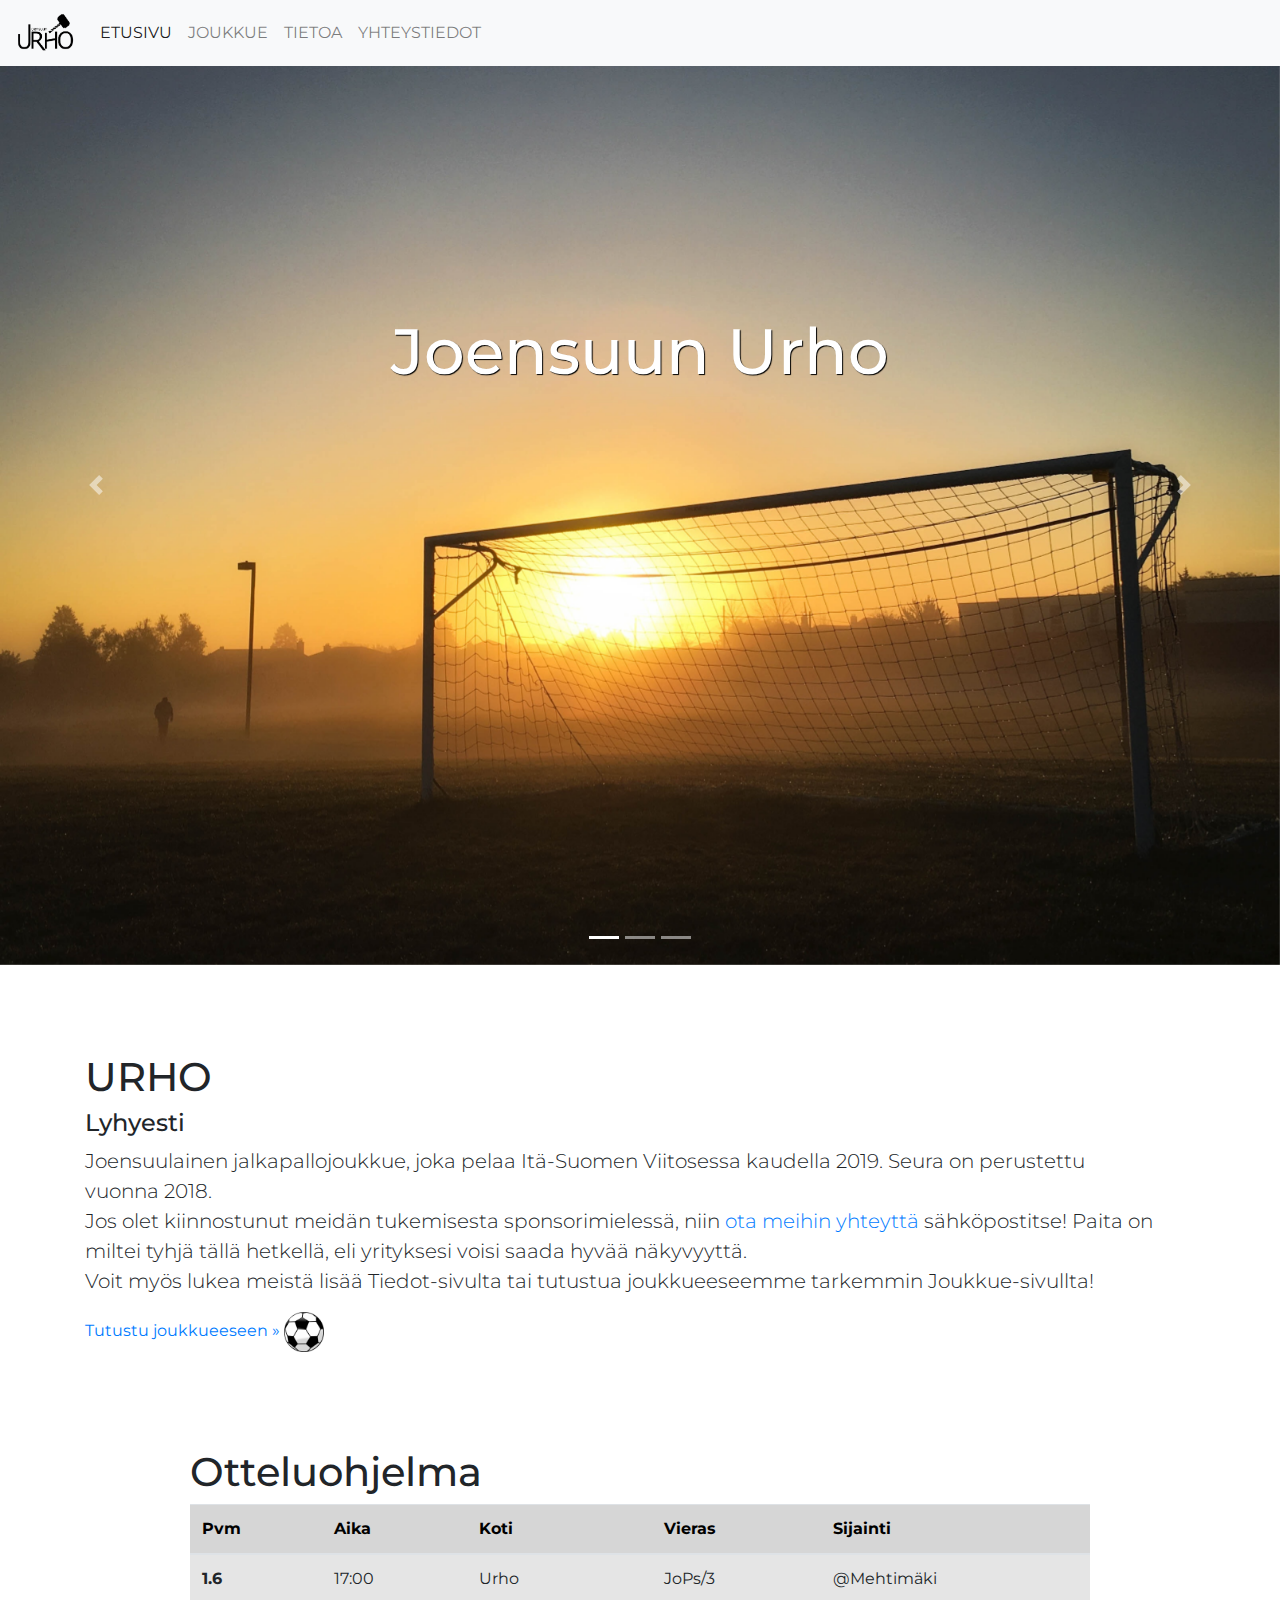
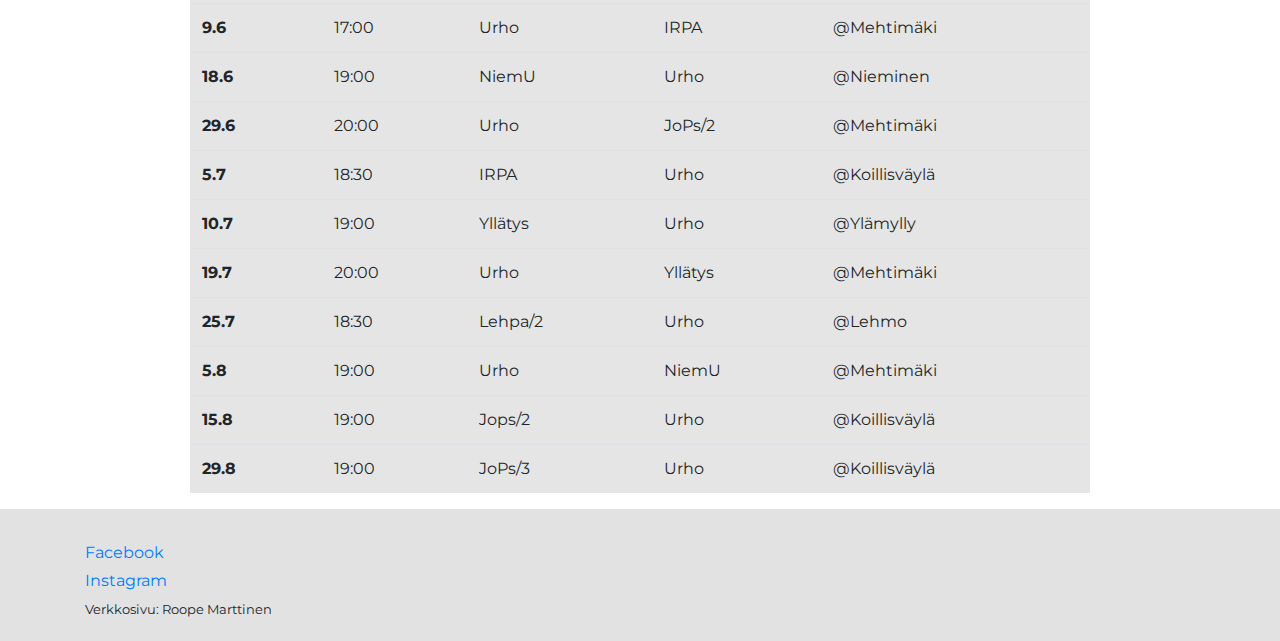
<file: index.html>
<!doctype html>
<html lang="en">
  <head>
    <meta charset="utf-8">
    <meta name="viewport" content="width=device-width, initial-scale=1, shrink-to-fit=no">
    <title>Joensuun Urho</title>
    <link rel="stylesheet" href="https://stackpath.bootstrapcdn.com/bootstrap/4.3.1/css/bootstrap.min.css" integrity="sha384-ggOyR0iXCbMQv3Xipma34MD+dH/1fQ784/j6cY/iJTQUOhcWr7x9JvoRxT2MZw1T" crossorigin="anonymous">
    <link href="https://fonts.googleapis.com/css?family=Montserrat:200,400" rel="stylesheet">
    <link rel="stylesheet" href="https://use.fontawesome.com/releases/v5.7.2/css/all.css" integrity="sha384-fnmOCqbTlWIlj8LyTjo7mOUStjsKC4pOpQbqyi7RrhN7udi9RwhKkMHpvLbHG9Sr" crossorigin="anonymous">
    <link href="styles.css" rel="stylesheet">
  </head>
  
    <nav class="navbar navbar-expand-md navbar-light fixed-top bg-light navscale">
    <a class="navbar-brand" href="#"><img src="src/Urhon_LOGO_sm_burned.png" id="logo-img"></a>
    <button class="navbar-toggler" type="button" data-toggle="collapse" data-target="#navbarCollapse" aria-controls="navbarCollapse" aria-expanded="false" aria-label="Toggle navigation">
      <span class="navbar-toggler-icon"></span>
    </button>
    <div class="collapse navbar-collapse" id="navbarCollapse">
      <ul class="navbar-nav mr-auto">
        <li class="nav-item active">
          <a class="nav-link" href="index.html">ETUSIVU <span class="sr-only">(current)</span></a>
        </li>
        <li class="nav-item">
          <a class="nav-link" href="joukkue.html">JOUKKUE</a>
        </li>
        <li class="nav-item">
          <a class="nav-link" href="tietoa.html">TIETOA</a>
        </li>
        <li class="nav-item">
          <a class="nav-link" href="yhteys.html">YHTEYSTIEDOT</a>
        </li>
      </ul>
    </div>
  </nav>
  <body>
<main role="main" id="top">
  <div id="carouselExampleIndicators" class="carousel slide" data-ride="carousel">
  <ol class="carousel-indicators">
    <li data-target="#carouselExampleIndicators" data-slide-to="0" class="active"></li>
    <li data-target="#carouselExampleIndicators" data-slide-to="1"></li>
    <li data-target="#carouselExampleIndicators" data-slide-to="2"></li>
  </ol>
  <div class="carousel-inner">
    <div class="carousel-item active">
      <img class="d-block w-100" src="src/taustakuvaehk1.jpg" alt="First slide" style="max-height: 1100px">
      <div class="carousel-caption">
        <h1 class="c-head">Joensuun Urho</h1>
        <p></p>
      </div>
    </div>
    <div class="carousel-item">
      <img class="d-block w-100" src="src/isokuva.jpg" alt="Second slide" style="max-height: 1100px">
      <div class="carousel-caption">
        <h1 class="c-head">Joensuulaista jalkapalloa</h1>
        <p></p>
      </div>
    </div>
    <div class="carousel-item">
      <img class="d-block w-100" src="src/taustakuvaehk2.jpg" alt="Third slide" style="max-height: 1100px">
      <div class="carousel-caption">
        <h1 class="c-head">Pelaamme Itä-Suomen Viitosta 2019!</h1>
        <p></p>
      </div>
    </div>
  </div>
  <a class="carousel-control-prev" href="#carouselExampleIndicators" role="button" data-slide="prev">
    <span class="carousel-control-prev-icon" aria-hidden="true"></span>
    <span class="sr-only">Previous</span>
  </a>
  <a class="carousel-control-next" href="#carouselExampleIndicators" role="button" data-slide="next">
    <span class="carousel-control-next-icon" aria-hidden="true"></span>
    <span class="sr-only">Next</span>
  </a>
</div>



<div class="container mt-4">
  <div class="jumbotron indexjumbo">
    <h1>URHO</h1>
    <h4>Lyhyesti</h4>
    <p class="lead">Joensuulainen jalkapallojoukkue, joka pelaa Itä-Suomen Viitosessa kaudella 2019. Seura on perustettu vuonna 2018.<br>
    Jos olet kiinnostunut meidän tukemisesta sponsorimielessä, niin <a href="yhteys.html">ota meihin yhteyttä</a> sähköpostitse! Paita on miltei tyhjä tällä hetkellä, eli yrityksesi voisi saada hyvää näkyvyyttä. <br>
    Voit myös lukea meistä lisää Tiedot-sivulta tai tutustua joukkueeseemme tarkemmin Joukkue-sivullta!
    </p>
    <a class="buttonimg" href="" role="button">Tutustu joukkueeseen &raquo; <img src="src/kuvalinkkijalkapall_burned.png" style="width:40px;"></a>
  </div>
  </div>
  <div class="table-responsive">
    <h1>Otteluohjelma</h1>
    <table class="table">
    <thead class="thead-light">
      <tr>
        <th id="cohj" scope="col">Pvm</th>
        <th id="cohj" scope="col">Aika</th>
        <th id="cohj" scope="col">Koti</th>
        <th id="cohj" scope="col">Vieras</th>
        <th id="cohj" scope="col">Sijainti</th>
      </tr>
    </thead>
    <tbody id="ohj">
      <tr>
        <th scope="row">1.6</th>
        <td>17:00</td>
        <td>Urho</td>
        <td>JoPs/3</td>
        <td>@Mehtimäki</td>
      </tr>
      <tr>
        <th scope="row">9.6</th>
        <td>17:00</td>
        <td>Urho</td>
        <td>IRPA</td>
        <td>@Mehtimäki</td>
      </tr>
      <tr>
        <th scope="row">18.6</th>
        <td>19:00</td>
        <td>NiemU</td>
        <td>Urho</td>
        <td>@Nieminen</td>
      </tr>
      <tr>
        <th scope="row">29.6</th>
        <td>20:00</td>
        <td>Urho</td>
        <td>JoPs/2</td>
        <td>@Mehtimäki</td>
      </tr>
      <tr>
        <th scope="row">5.7</th>
        <td>18:30</td>
        <td>IRPA</td>
        <td>Urho</td>
        <td>@Koillisväylä</td>
      </tr>
      <tr>
        <th scope="row">10.7</th>
        <td>19:00</td>
        <td>Yllätys</td>
        <td>Urho</td>
        <td>@Ylämylly</td>
      </tr>
      <tr>
        <th scope="row">19.7</th>
        <td>20:00</td>
        <td>Urho</td>
        <td>Yllätys</td>
        <td>@Mehtimäki</td>
      </tr>
      <tr>
        <th scope="row">25.7</th>
        <td>18:30</td>
        <td>Lehpa/2</td>
        <td>Urho</td>
        <td>@Lehmo</td>
      </tr>
      <tr>
        <th scope="row">5.8</th>
        <td>19:00</td>
        <td>Urho</td>
        <td>NiemU</td>
        <td>@Mehtimäki</td>
      </tr>
      <tr>
        <th scope="row">15.8</th>
        <td>19:00</td>
        <td>Jops/2</td>
        <td>Urho</td>
        <td>@Koillisväylä</td>
      </tr>
      <tr>
        <th scope="row">29.8</th>
        <td>19:00</td>
        <td>JoPs/3</td>
        <td>Urho</td>
        <td>@Koillisväylä</td>
      </tr>
    </tbody>
  </table>
</div>
</main>
<footer class="footer">
  <div class="container">
    <p class="float-right">
      <a href="#top" id="tothetop"><i class="fas fa-arrow-up"></i></a>
    </p>
    <p><a target="_blank" href="https://www.facebook.com"><i class="fab fa-facebook-square"></i> Facebook</a></p>
    <p><a target="_blank" href="https://www.instagram.com"><i class="fab fa-instagram"></i> Instagram</a></p>
    <p><small>Verkkosivu: Roope Marttinen</small></p>
  </div>
</footer>
<script src="https://code.jquery.com/jquery-3.3.1.slim.min.js" integrity="sha384-q8i/X+965DzO0rT7abK41JStQIAqVgRVzpbzo5smXKp4YfRvH+8abtTE1Pi6jizo" crossorigin="anonymous"></script>
<script src="https://cdnjs.cloudflare.com/ajax/libs/popper.js/1.14.7/umd/popper.min.js" integrity="sha384-UO2eT0CpHqdSJQ6hJty5KVphtPhzWj9WO1clHTMGa3JDZwrnQq4sF86dIHNDz0W1" crossorigin="anonymous"></script>
<script src="https://stackpath.bootstrapcdn.com/bootstrap/4.3.1/js/bootstrap.min.js" integrity="sha384-JjSmVgyd0p3pXB1rRibZUAYoIIy6OrQ6VrjIEaFf/nJGzIxFDsf4x0xIM+B07jRM" crossorigin="anonymous"></script>
</body>
</html>
</file>
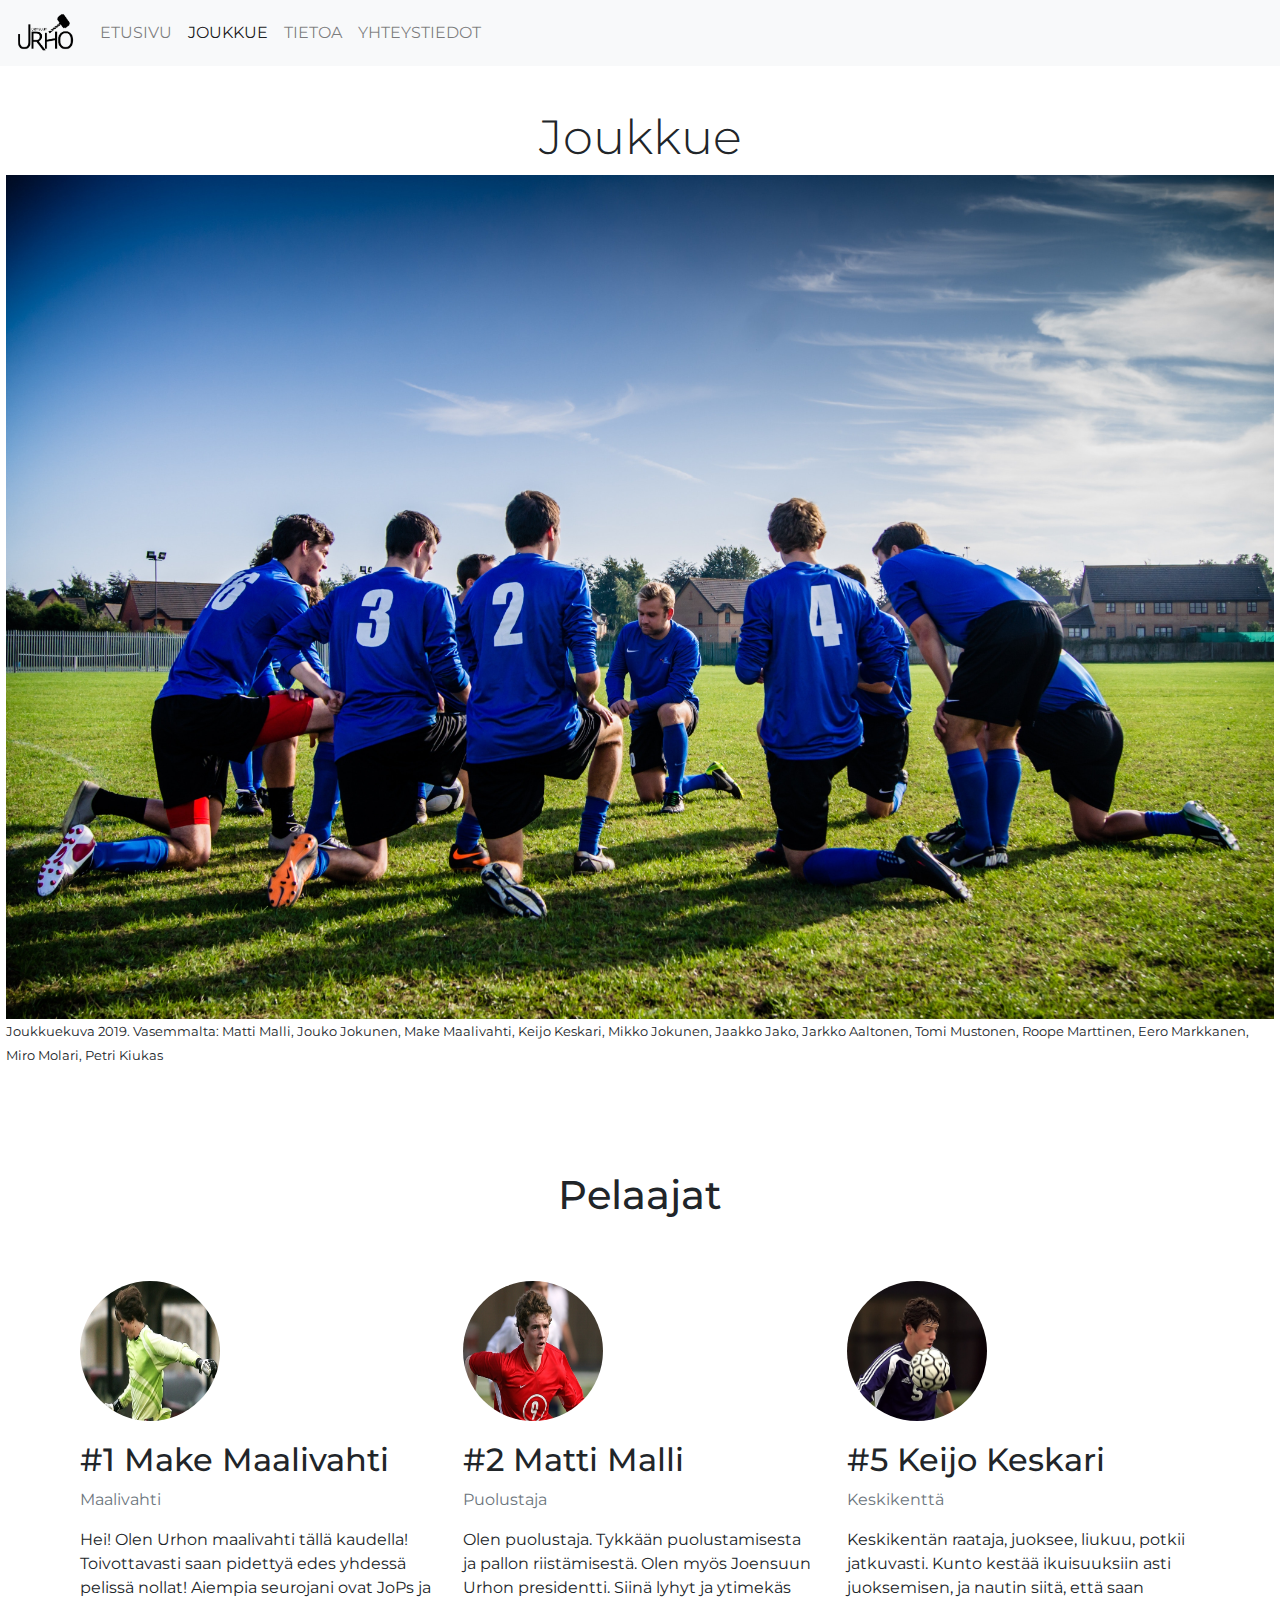
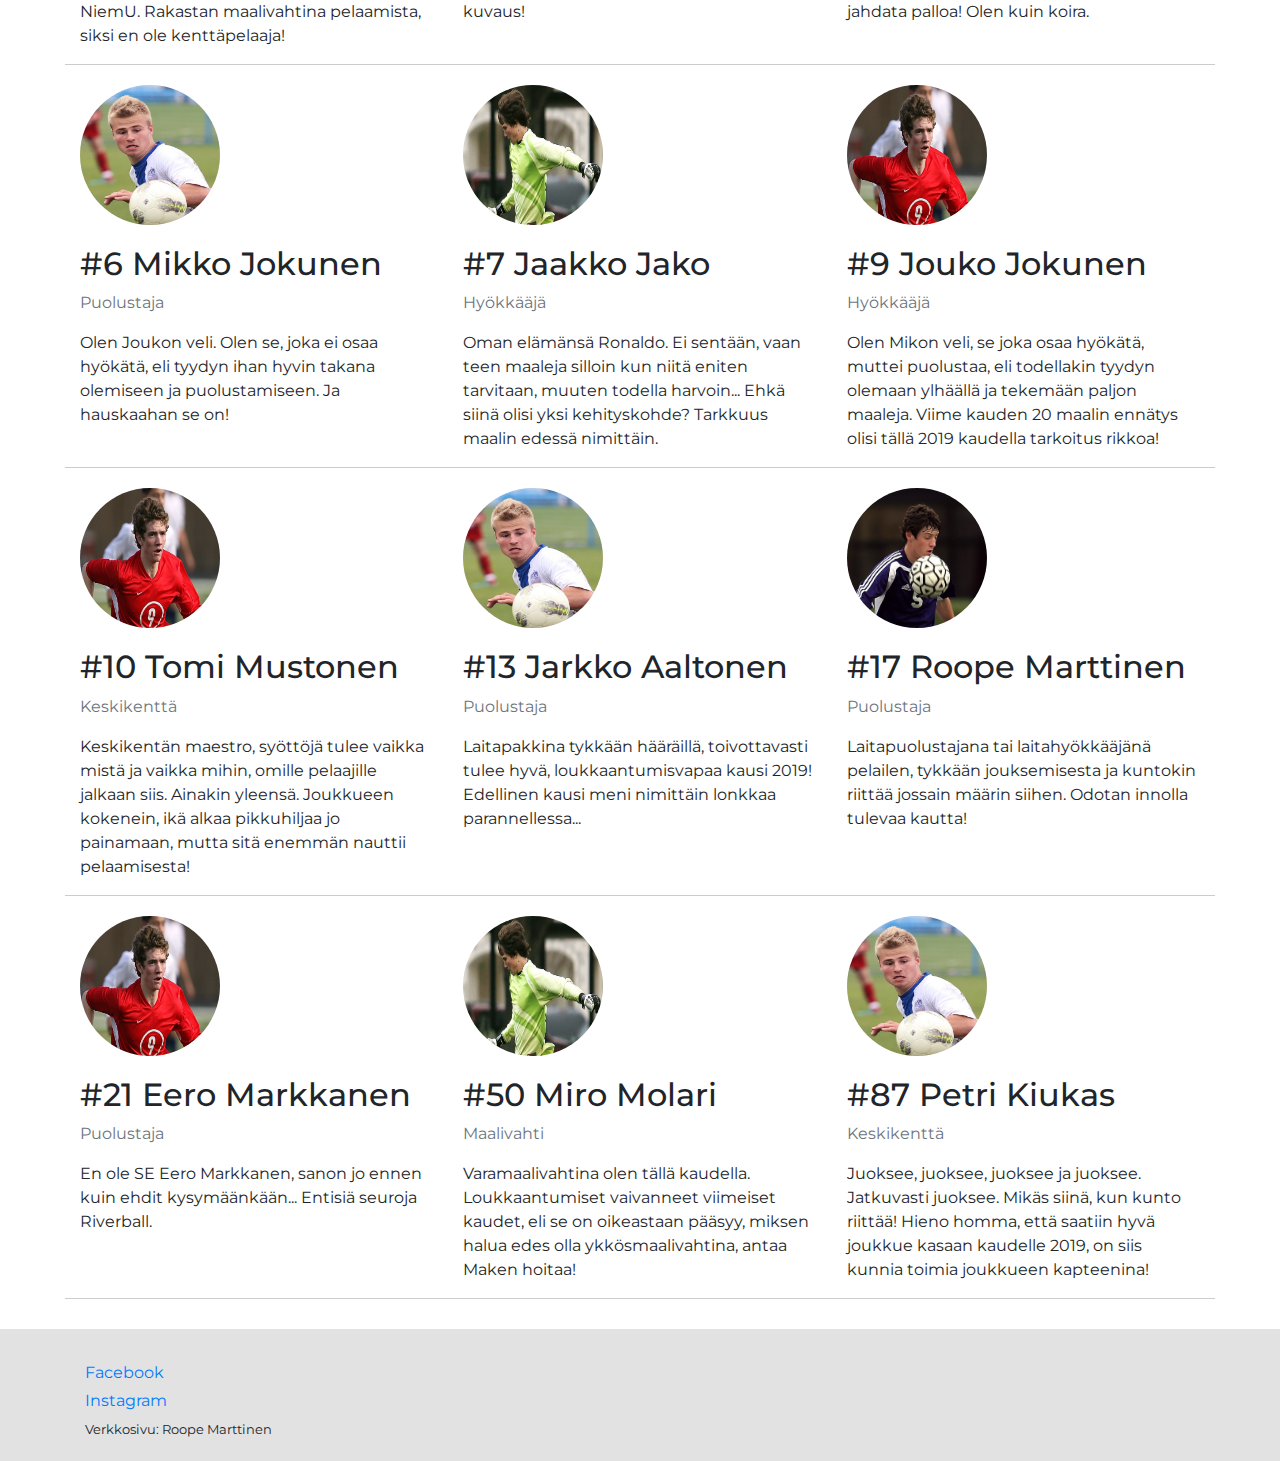
<file: joukkue.html>
<!doctype html>
<html lang="en">
  <head>
    <meta charset="utf-8">
    <meta name="viewport" content="width=device-width, initial-scale=1, shrink-to-fit=no">
    <title>Joensuun Urho</title>
    <link rel="stylesheet" href="https://stackpath.bootstrapcdn.com/bootstrap/4.3.1/css/bootstrap.min.css" integrity="sha384-ggOyR0iXCbMQv3Xipma34MD+dH/1fQ784/j6cY/iJTQUOhcWr7x9JvoRxT2MZw1T" crossorigin="anonymous">
    <link href="https://fonts.googleapis.com/css?family=Montserrat:200,400" rel="stylesheet">
    <link rel="stylesheet" href="https://use.fontawesome.com/releases/v5.7.2/css/all.css" integrity="sha384-fnmOCqbTlWIlj8LyTjo7mOUStjsKC4pOpQbqyi7RrhN7udi9RwhKkMHpvLbHG9Sr" crossorigin="anonymous">
    <link href="styles.css" rel="stylesheet">
  </head>
  <body id="joukkuebody">
    <nav class="navbar navbar-expand-md navbar-light fixed-top bg-light">
    <a class="navbar-brand" href="#"><img src="src/Urhon_LOGO_sm_burned.png" id="logo-img"></a>
    <button class="navbar-toggler" type="button" data-toggle="collapse" data-target="#navbarCollapse" aria-controls="navbarCollapse" aria-expanded="false" aria-label="Toggle navigation">
      <span class="navbar-toggler-icon"></span>
    </button>
    <div class="collapse navbar-collapse" id="navbarCollapse">
      <ul class="navbar-nav mr-auto">
        <li class="nav-item">
          <a class="nav-link" href="index.html">ETUSIVU</a>
        </li>
        <li class="nav-item active">
          <a class="nav-link" href="joukkue.html">JOUKKUE <span class="sr-only">(current)</span></a>
        </li>
        <li class="nav-item">
          <a class="nav-link" href="tietoa.html">TIETOA</a>
        </li>
        <li class="nav-item">
          <a class="nav-link" href="yhteys.html">YHTEYSTIEDOT</a>
        </li>
      </ul>
    </div>
  </nav>

<main role="main" id="top">
  <div class="container sivutheader mt-4">
      <h1 class="display-3 s-head">Joukkue</h1>
  </div>
  <div class="joukkuekuva">
      <img src="src/action-activity-adult-262524.jpg">
      <small>Joukkuekuva 2019. Vasemmalta: Matti Malli, Jouko Jokunen, Make Maalivahti, Keijo Keskari, Mikko Jokunen, Jaakko Jako, Jarkko Aaltonen, Tomi Mustonen, Roope Marttinen, Eero Markkanen, Miro Molari, Petri Kiukas</small>
  </div>
  <div class="container phead mt-4">
  <h1>Pelaajat</h1>
  </div>
  <div class="container players mt-4">
    <div class="row">
      <div class="col-lg-4">
        <img class="rounded-circle" src="src/pelaaja1.jpg" width="140" height="140">
        <h2>#1 Make Maalivahti</h2>
        <p class="text-muted">Maalivahti</p>
        <p>Hei! Olen Urhon maalivahti tällä kaudella! Toivottavasti saan pidettyä edes yhdessä pelissä nollat! Aiempia seurojani ovat JoPs ja NiemU. Rakastan maalivahtina pelaamista, siksi en ole kenttäpelaaja!</p>
      </div>
      <div class="col-lg-4">
        <img class="rounded-circle" src="src/pelaaja2.jpg" width="140" height="140">
        <h2>#2 Matti Malli</h2>
        <p class="text-muted">Puolustaja</p>
        <p>Olen puolustaja. Tykkään puolustamisesta ja pallon riistämisestä. Olen myös Joensuun Urhon presidentti. Siinä lyhyt ja ytimekäs kuvaus!</p>
      </div>
      <div class="col-lg-4">
        <img class="rounded-circle" src="src/pelaaja3.jpg" width="140" height="140">
        <h2>#5 Keijo Keskari</h2>
        <p class="text-muted">Keskikenttä</p>
        <p>Keskikentän raataja, juoksee, liukuu, potkii jatkuvasti. Kunto kestää ikuisuuksiin asti juoksemisen, ja nautin siitä, että saan jahdata palloa! Olen kuin koira.</p>
      </div>
    </div>
    <div class="row">
      <div class="col-lg-4">
        <img class="rounded-circle" src="src/pelaaja4.jpg" width="140" height="140">
        <h2>#6 Mikko Jokunen</h2>
        <p class="text-muted">Puolustaja</p>
        <p>Olen Joukon veli. Olen se, joka ei osaa hyökätä, eli tyydyn ihan hyvin takana olemiseen ja puolustamiseen. Ja hauskaahan se on!</p>
      </div>
      <div class="col-lg-4">
        <img class="rounded-circle" src="src/pelaaja1.jpg" width="140" height="140">
        <h2>#7 Jaakko Jako</h2>
        <p class="text-muted">Hyökkääjä</p>
        <p>Oman elämänsä Ronaldo. Ei sentään, vaan teen maaleja silloin kun niitä eniten tarvitaan, muuten todella harvoin... Ehkä siinä olisi yksi kehityskohde? Tarkkuus maalin edessä nimittäin.</p>
      </div>
      <div class="col-lg-4">
        <img class="rounded-circle" src="src/pelaaja2.jpg" width="140" height="140">
        <h2>#9 Jouko Jokunen</h2>
        <p class="text-muted">Hyökkääjä</p>
        <p>Olen Mikon veli, se joka osaa hyökätä, muttei puolustaa, eli todellakin tyydyn olemaan ylhäällä ja tekemään paljon maaleja. Viime kauden 20 maalin ennätys olisi tällä 2019 kaudella tarkoitus rikkoa!</p>
      </div>
    </div>
    <div class="row">
      <div class="col-lg-4">
        <img class="rounded-circle" src="src/pelaaja2.jpg" width="140" height="140">
        <h2>#10 Tomi Mustonen</h2>
        <p class="text-muted">Keskikenttä</p>
        <p>Keskikentän maestro, syöttöjä tulee vaikka mistä ja vaikka mihin, omille pelaajille jalkaan siis. Ainakin yleensä. Joukkueen kokenein, ikä alkaa pikkuhiljaa jo painamaan, mutta sitä enemmän nauttii pelaamisesta!</p>
      </div>
      <div class="col-lg-4">
        <img class="rounded-circle" src="src/pelaaja4.jpg" width="140" height="140">
        <h2>#13 Jarkko Aaltonen</h2>
        <p class="text-muted">Puolustaja</p>
        <p>Laitapakkina tykkään hääräillä, toivottavasti tulee hyvä, loukkaantumisvapaa kausi 2019! Edellinen kausi meni nimittäin lonkkaa parannellessa...</p>
      </div>
      <div class="col-lg-4">
        <img class="rounded-circle" src="src/pelaaja3.jpg" width="140" height="140">
        <h2>#17 Roope Marttinen</h2>
        <p class="text-muted">Puolustaja</p>
        <p>Laitapuolustajana tai laitahyökkääjänä pelailen, tykkään jouksemisesta ja kuntokin riittää jossain määrin siihen. Odotan innolla tulevaa kautta!</p>
      </div>
    </div>
    <div class="row">
      <div class="col-lg-4">
        <img class="rounded-circle" src="src/pelaaja2.jpg" width="140" height="140">
        <h2>#21 Eero Markkanen</h2>
        <p class="text-muted">Puolustaja</p>
        <p>En ole SE Eero Markkanen, sanon jo ennen kuin ehdit kysymäänkään... Entisiä seuroja Riverball.</p>
      </div>
      <div class="col-lg-4">
        <img class="rounded-circle" src="src/pelaaja1.jpg" width="140" height="140">
        <h2>#50 Miro Molari</h2>
        <p class="text-muted">Maalivahti</p>
        <p>Varamaalivahtina olen tällä kaudella. Loukkaantumiset vaivanneet viimeiset kaudet, eli se on oikeastaan pääsyy, miksen halua edes olla ykkösmaalivahtina, antaa Maken hoitaa!</p>
      </div>
      <div class="col-lg-4">
        <img class="rounded-circle" src="src/pelaaja4.jpg" width="140" height="140">
        <h2>#87 Petri Kiukas</h2>
        <p class="text-muted">Keskikenttä</p>
        <p>Juoksee, juoksee, juoksee ja juoksee. Jatkuvasti juoksee. Mikäs siinä, kun kunto riittää! Hieno homma, että saatiin hyvä joukkue kasaan kaudelle 2019, on siis kunnia toimia joukkueen kapteenina!</p>
      </div>
    </div>
  </div>
</main>

<footer class="footer">
  <div class="container">
    <p class="float-right">
      <a href="#top" id="tothetop"><i class="fas fa-arrow-up"></i></a>
    </p>
    <p><a target="_blank" href="https://www.facebook.com"><i class="fab fa-facebook-square"></i> Facebook</a></p>
    <p><a target="_blank" href="https://www.instagram.com"><i class="fab fa-instagram"></i> Instagram</a></p>
    <p><small>Verkkosivu: Roope Marttinen</small></p>
  </div>
</footer>
<script src="https://code.jquery.com/jquery-3.3.1.slim.min.js" integrity="sha384-q8i/X+965DzO0rT7abK41JStQIAqVgRVzpbzo5smXKp4YfRvH+8abtTE1Pi6jizo" crossorigin="anonymous"></script>
<script src="https://cdnjs.cloudflare.com/ajax/libs/popper.js/1.14.7/umd/popper.min.js" integrity="sha384-UO2eT0CpHqdSJQ6hJty5KVphtPhzWj9WO1clHTMGa3JDZwrnQq4sF86dIHNDz0W1" crossorigin="anonymous"></script>
<script src="https://stackpath.bootstrapcdn.com/bootstrap/4.3.1/js/bootstrap.min.js" integrity="sha384-JjSmVgyd0p3pXB1rRibZUAYoIIy6OrQ6VrjIEaFf/nJGzIxFDsf4x0xIM+B07jRM" crossorigin="anonymous"></script>
</body>
</html>
</file>
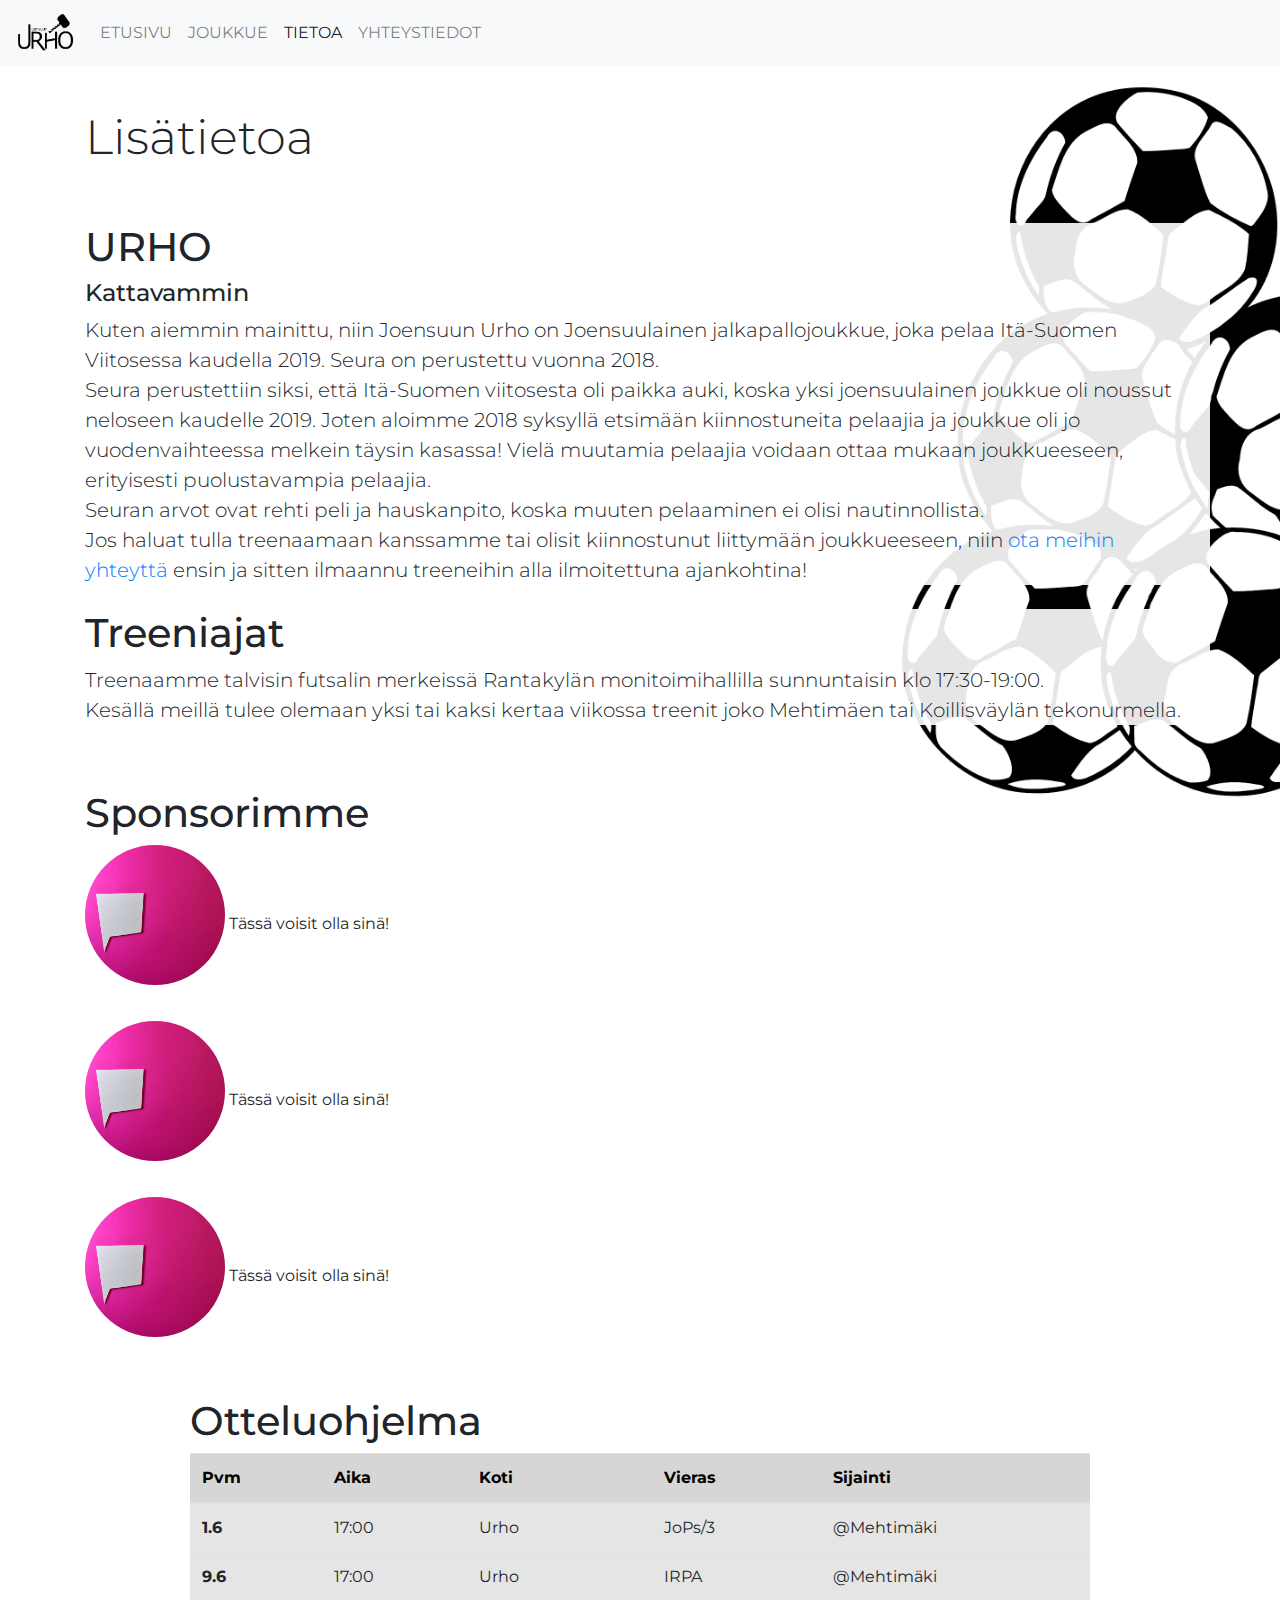
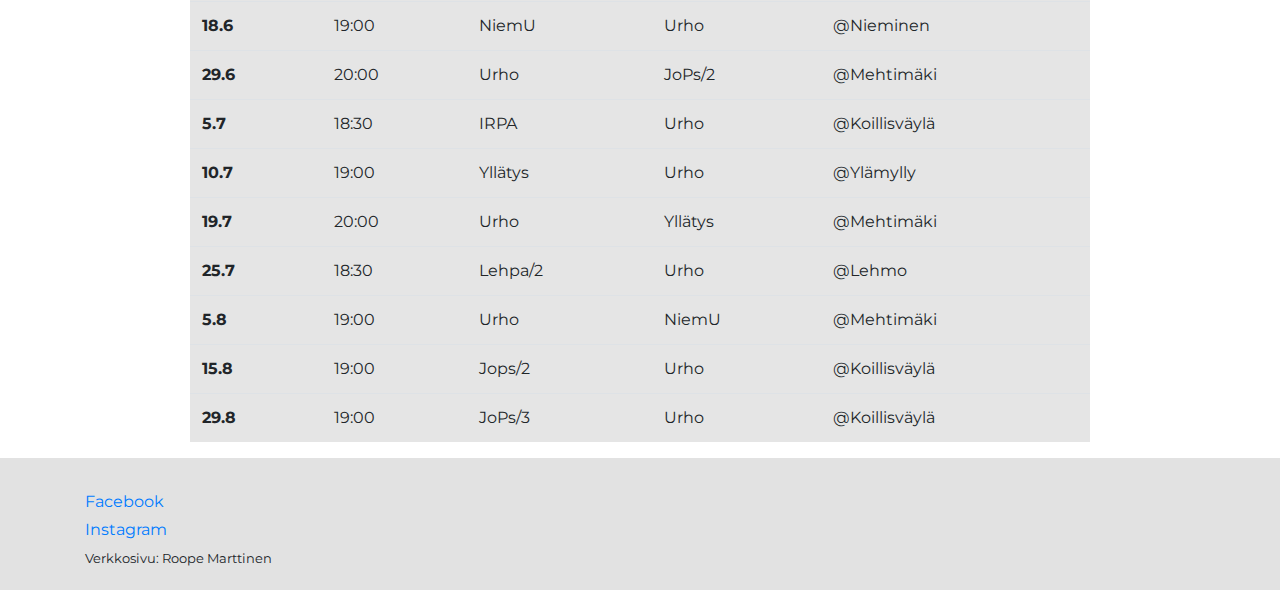
<file: tietoa.html>
<!doctype html>
<html lang="en">
  <head>
    <meta charset="utf-8">
    <meta name="viewport" content="width=device-width, initial-scale=1, shrink-to-fit=no">
    <title>Joensuun Urho</title>
    <link rel="stylesheet" href="https://stackpath.bootstrapcdn.com/bootstrap/4.3.1/css/bootstrap.min.css" integrity="sha384-ggOyR0iXCbMQv3Xipma34MD+dH/1fQ784/j6cY/iJTQUOhcWr7x9JvoRxT2MZw1T" crossorigin="anonymous">
    <link href="https://fonts.googleapis.com/css?family=Montserrat:200,400" rel="stylesheet">
    <link rel="stylesheet" href="https://use.fontawesome.com/releases/v5.7.2/css/all.css" integrity="sha384-fnmOCqbTlWIlj8LyTjo7mOUStjsKC4pOpQbqyi7RrhN7udi9RwhKkMHpvLbHG9Sr" crossorigin="anonymous">
    <link href="styles.css" rel="stylesheet">
  </head>
  <body id="tietoabody">
    <nav class="navbar navbar-expand-md navbar-light fixed-top bg-light">
    <a class="navbar-brand" href="#"><img src="src/Urhon_LOGO_sm_burned.png" id="logo-img"></a>
    <button class="navbar-toggler" type="button" data-toggle="collapse" data-target="#navbarCollapse" aria-controls="navbarCollapse" aria-expanded="false" aria-label="Toggle navigation">
      <span class="navbar-toggler-icon"></span>
    </button>
    <div class="collapse navbar-collapse" id="navbarCollapse">
      <ul class="navbar-nav mr-auto">
        <li class="nav-item">
          <a class="nav-link" href="index.html">ETUSIVU</a>
        </li>
        <li class="nav-item">
          <a class="nav-link" href="joukkue.html">JOUKKUE</a>
        </li>
        <li class="nav-item active">
          <a class="nav-link" href="tietoa.html">TIETOA <span class="sr-only">(current)</span></a>
        </li>
        <li class="nav-item">
          <a class="nav-link" href="yhteys.html">YHTEYSTIEDOT</a>
        </li>
      </ul>
    </div>
  </nav>

<main role="main" id="top">
  <div class="container sivutheader mt-4">
      <h1 class="display-3 s-head" style="text-align: left;">Lisätietoa</h1>
  </div>
  <br>
  <div class="container cont-bg mt-4">
    <h1>URHO</h1>
    <h4>Kattavammin</h4>
    <p class="lead">Kuten aiemmin mainittu, niin Joensuun Urho on Joensuulainen jalkapallojoukkue, joka pelaa Itä-Suomen Viitosessa kaudella 2019. Seura on perustettu vuonna 2018.<br>
      Seura perustettiin siksi, että Itä-Suomen viitosesta oli paikka auki, koska yksi joensuulainen joukkue oli noussut neloseen kaudelle 2019. Joten aloimme 2018 syksyllä etsimään kiinnostuneita pelaajia ja joukkue oli jo vuodenvaihteessa melkein täysin kasassa! Vielä muutamia pelaajia voidaan ottaa mukaan joukkueeseen, erityisesti puolustavampia pelaajia.<br>
      Seuran arvot ovat rehti peli ja hauskanpito, koska muuten pelaaminen ei olisi nautinnollista. <br>
      Jos haluat tulla treenaamaan kanssamme tai olisit kiinnostunut liittymään joukkueeseen, niin <a href="yhteys.html">ota meihin yhteyttä</a> ensin ja sitten ilmaannu treeneihin alla ilmoitettuna ajankohtina!
    </p>
  </div>

  <div class="container cont-bg mt-4">
    <h1>Treeniajat</h1>
    <p class="lead">Treenaamme talvisin futsalin merkeissä Rantakylän monitoimihallilla sunnuntaisin klo 17:30-19:00.<br>
      Kesällä meillä tulee olemaan yksi tai kaksi kertaa viikossa treenit joko Mehtimäen tai Koillisväylän tekonurmella. 
    </p>
  </div>
  <br>
  
    <div class="container mt-4">
      <h1>Sponsorimme</h1>
      <p><img class="rounded-circle" src="src/blank-cardboard-colors-1111371.jpg" width="140" height="140"> Tässä voisit olla sinä!</p>
      <p><img class="rounded-circle" src="src/blank-cardboard-colors-1111371.jpg" width="140" height="140"> Tässä voisit olla sinä!</p>
      <p><img class="rounded-circle" src="src/blank-cardboard-colors-1111371.jpg" width="140" height="140"> Tässä voisit olla sinä!</p>
    </div>
    <br>
    <div class="table-responsive">
      <h1>Otteluohjelma</h1>
      <table class="table">
      <thead class="thead-light">
        <tr>
          <th id="cohj" scope="col">Pvm</th>
          <th id="cohj" scope="col">Aika</th>
          <th id="cohj" scope="col">Koti</th>
          <th id="cohj" scope="col">Vieras</th>
          <th id="cohj" scope="col">Sijainti</th>
        </tr>
      </thead>
    <tbody id="ohj">
      <tr>
        <th scope="row">1.6</th>
        <td>17:00</td>
        <td>Urho</td>
        <td>JoPs/3</td>
        <td>@Mehtimäki</td>
      </tr>
      <tr>
        <th scope="row">9.6</th>
        <td>17:00</td>
        <td>Urho</td>
        <td>IRPA</td>
        <td>@Mehtimäki</td>
      </tr>
      <tr>
        <th scope="row">18.6</th>
        <td>19:00</td>
        <td>NiemU</td>
        <td>Urho</td>
        <td>@Nieminen</td>
      </tr>
      <tr>
        <th scope="row">29.6</th>
        <td>20:00</td>
        <td>Urho</td>
        <td>JoPs/2</td>
        <td>@Mehtimäki</td>
      </tr>
      <tr>
        <th scope="row">5.7</th>
        <td>18:30</td>
        <td>IRPA</td>
        <td>Urho</td>
        <td>@Koillisväylä</td>
      </tr>
      <tr>
        <th scope="row">10.7</th>
        <td>19:00</td>
        <td>Yllätys</td>
        <td>Urho</td>
        <td>@Ylämylly</td>
      </tr>
      <tr>
        <th scope="row">19.7</th>
        <td>20:00</td>
        <td>Urho</td>
        <td>Yllätys</td>
        <td>@Mehtimäki</td>
      </tr>
      <tr>
        <th scope="row">25.7</th>
        <td>18:30</td>
        <td>Lehpa/2</td>
        <td>Urho</td>
        <td>@Lehmo</td>
      </tr>
      <tr>
        <th scope="row">5.8</th>
        <td>19:00</td>
        <td>Urho</td>
        <td>NiemU</td>
        <td>@Mehtimäki</td>
      </tr>
      <tr>
        <th scope="row">15.8</th>
        <td>19:00</td>
        <td>Jops/2</td>
        <td>Urho</td>
        <td>@Koillisväylä</td>
      </tr>
      <tr>
        <th scope="row">29.8</th>
        <td>19:00</td>
        <td>JoPs/3</td>
        <td>Urho</td>
        <td>@Koillisväylä</td>
      </tr>
    </tbody>
  </table>
</div>
</main>

<footer class="footer">
  <div class="container">
    <p class="float-right">
      <a href="#top" id="tothetop"><i class="fas fa-arrow-up"></i></a>
    </p>
    <p><a target="_blank" href="https://www.facebook.com"><i class="fab fa-facebook-square"></i> Facebook</a></p>
    <p><a target="_blank" href="https://www.instagram.com"><i class="fab fa-instagram"></i> Instagram</a></p>
    <p><small>Verkkosivu: Roope Marttinen</small></p>
  </div>
</footer>
<script src="https://code.jquery.com/jquery-3.3.1.slim.min.js" integrity="sha384-q8i/X+965DzO0rT7abK41JStQIAqVgRVzpbzo5smXKp4YfRvH+8abtTE1Pi6jizo" crossorigin="anonymous"></script>
<script src="https://cdnjs.cloudflare.com/ajax/libs/popper.js/1.14.7/umd/popper.min.js" integrity="sha384-UO2eT0CpHqdSJQ6hJty5KVphtPhzWj9WO1clHTMGa3JDZwrnQq4sF86dIHNDz0W1" crossorigin="anonymous"></script>
<script src="https://stackpath.bootstrapcdn.com/bootstrap/4.3.1/js/bootstrap.min.js" integrity="sha384-JjSmVgyd0p3pXB1rRibZUAYoIIy6OrQ6VrjIEaFf/nJGzIxFDsf4x0xIM+B07jRM" crossorigin="anonymous"></script>
</body>
</html>
</file>
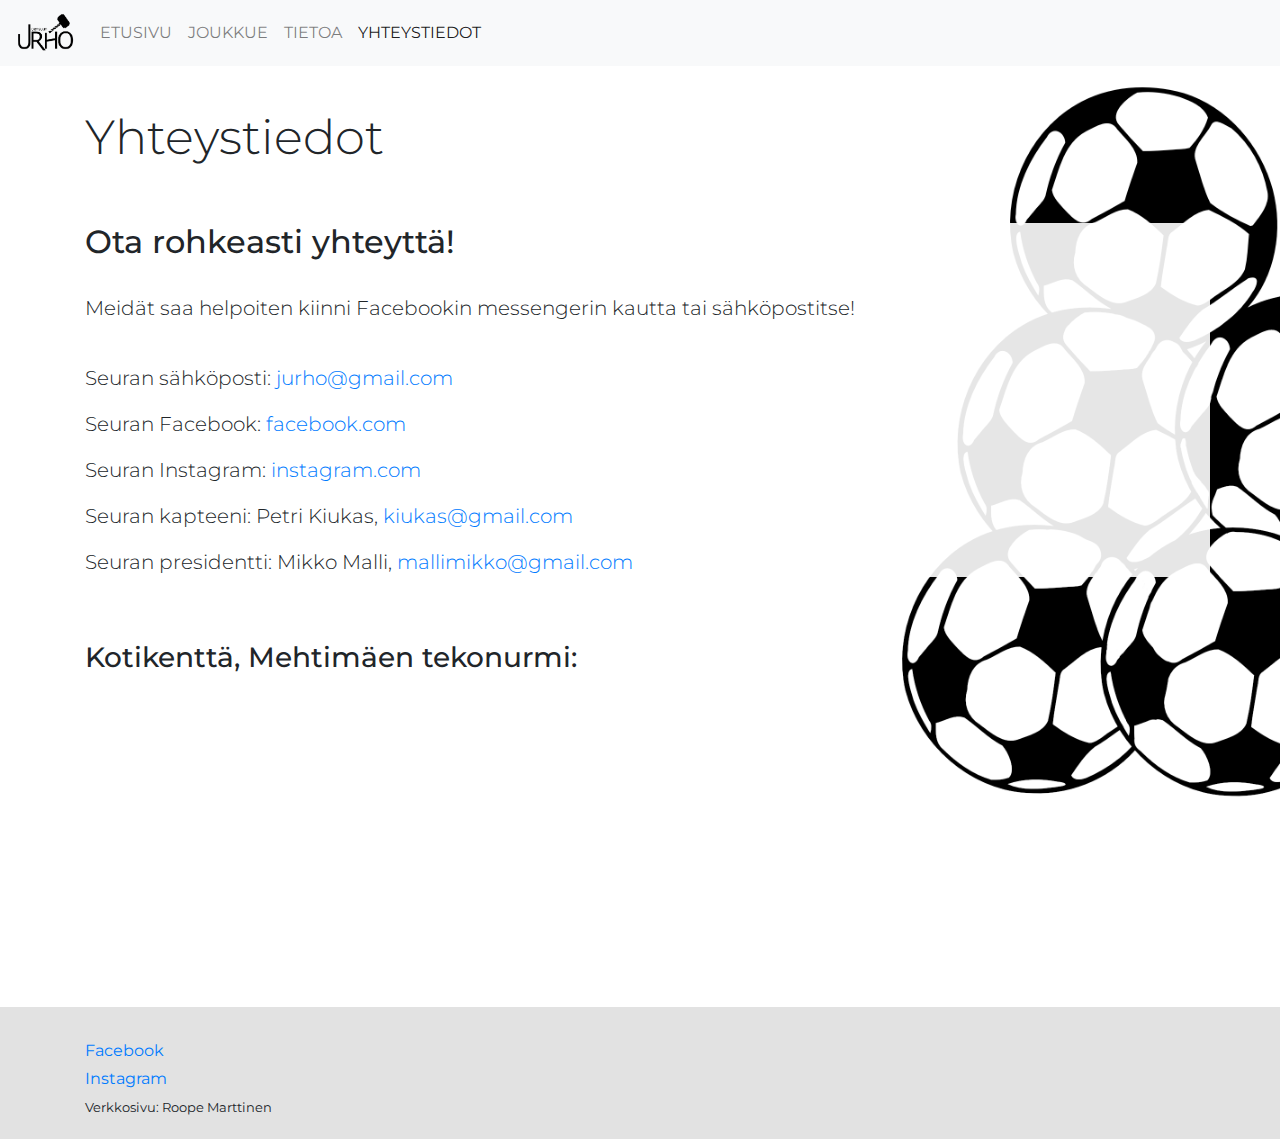
<file: yhteys.html>
<!doctype html>
<html lang="en">
  <head>
    <meta charset="utf-8">
    <meta name="viewport" content="width=device-width, initial-scale=1, shrink-to-fit=no">
    <title>Joensuun Urho</title>
    <link rel="stylesheet" href="https://stackpath.bootstrapcdn.com/bootstrap/4.3.1/css/bootstrap.min.css" integrity="sha384-ggOyR0iXCbMQv3Xipma34MD+dH/1fQ784/j6cY/iJTQUOhcWr7x9JvoRxT2MZw1T" crossorigin="anonymous">
    <link href="https://fonts.googleapis.com/css?family=Montserrat:200,400" rel="stylesheet">
    <link rel="stylesheet" href="https://use.fontawesome.com/releases/v5.7.2/css/all.css" integrity="sha384-fnmOCqbTlWIlj8LyTjo7mOUStjsKC4pOpQbqyi7RrhN7udi9RwhKkMHpvLbHG9Sr" crossorigin="anonymous">
    <link href="styles.css" rel="stylesheet">
  </head>
  <body id="yhteysbody">
    <nav class="navbar navbar-expand-md navbar-light fixed-top bg-light">
    <a class="navbar-brand" href="#"><img src="src/Urhon_LOGO_sm_burned.png" id="logo-img"></a>
    <button class="navbar-toggler" type="button" data-toggle="collapse" data-target="#navbarCollapse" aria-controls="navbarCollapse" aria-expanded="false" aria-label="Toggle navigation">
      <span class="navbar-toggler-icon"></span>
    </button>
    <div class="collapse navbar-collapse" id="navbarCollapse">
      <ul class="navbar-nav mr-auto">
        <li class="nav-item">
          <a class="nav-link" href="index.html">ETUSIVU</a>
        </li>
        <li class="nav-item">
          <a class="nav-link" href="joukkue.html">JOUKKUE</a>
        </li>
        <li class="nav-item">
          <a class="nav-link" href="tietoa.html">TIETOA</a>
        </li>
        <li class="nav-item active">
          <a class="nav-link" href="yhteys.html">YHTEYSTIEDOT <span class="sr-only">(current)</span></a>
        </li>
      </ul>
    </div>
  </nav>

<main role="main" id="top">
  <div class="container sivutheader mt-4">
      <h1 class="display-3 s-head" style="text-align: left;">Yhteystiedot</h1>
  </div>
  <br>
  <div class="container cont-bg mt-4 yhteys">
    <h2>Ota rohkeasti yhteyttä!</h2>
    <br>
    <p class="lead">Meidät saa helpoiten kiinni Facebookin messengerin kautta tai sähköpostitse!</p>
    <br>
    <p class="lead"><i class="fas fa-envelope"></i> Seuran sähköposti: <a href="mailto:jurho@gmail.com?Subject=Yhteydenotto">jurho@gmail.com</a></p>
    <p class="lead"><i class="fab fa-facebook-square"></i> Seuran Facebook: <a target="_blank" href="https://www.facebook.com">facebook.com</a></p>
    <p class="lead"><i class="fab fa-instagram"></i> Seuran Instagram: <a target="_blank" href="https://www.instagram.com">instagram.com</a></p>
    <p class="lead"><i class="fas fa-copyright"></i> Seuran kapteeni: Petri Kiukas, <a href="mailto:kiukas@gmail.com?Subject=Yhteydenotto">kiukas@gmail.com</a></p>
    <p class="lead"><i class="fas fa-crown"></i> Seuran presidentti: Mikko Malli, <a href="mailto:mallimikko@gmail.com?Subject=Yhteydenotto">mallimikko@gmail.com</a></p>
  </div>
  <br>
  <div class="container mt-4">
    <h3>Kotikenttä, Mehtimäen tekonurmi:</h3>
  <div class="mapouter">
    <div class="gmap_canvas">
      <iframe width="400" height="300" id="gmap_canvas" src="https://maps.google.com/maps?q=mehtim%C3%A4en%20tekonurmi&t=&z=13&ie=UTF8&iwloc=&output=embed" frameborder="0" scrolling="no" marginheight="0" marginwidth="0">
      </iframe>
    </div>
  </div>
  </div>
  <br>
</main>


<footer class="footer yhteysfoot">
  <div class="container">
    <p class="float-right">
      <a href="#top" id="tothetop"><i class="fas fa-arrow-up"></i></a>
    </p>
    <p><a target="_blank" href="https://www.facebook.com"><i class="fab fa-facebook-square"></i> Facebook</a></p>
    <p><a target="_blank" href="https://www.instagram.com"><i class="fab fa-instagram"></i> Instagram</a></p>
    <p><small>Verkkosivu: Roope Marttinen</small></p>
  </div>
</footer>
<script src="https://code.jquery.com/jquery-3.3.1.slim.min.js" integrity="sha384-q8i/X+965DzO0rT7abK41JStQIAqVgRVzpbzo5smXKp4YfRvH+8abtTE1Pi6jizo" crossorigin="anonymous"></script>
<script src="https://cdnjs.cloudflare.com/ajax/libs/popper.js/1.14.7/umd/popper.min.js" integrity="sha384-UO2eT0CpHqdSJQ6hJty5KVphtPhzWj9WO1clHTMGa3JDZwrnQq4sF86dIHNDz0W1" crossorigin="anonymous"></script>
<script src="https://stackpath.bootstrapcdn.com/bootstrap/4.3.1/js/bootstrap.min.js" integrity="sha384-JjSmVgyd0p3pXB1rRibZUAYoIIy6OrQ6VrjIEaFf/nJGzIxFDsf4x0xIM+B07jRM" crossorigin="anonymous"></script>
</body>
</html>
</file>
<file: styles.css>
/* Common css, whole document */
* {
  font-family: 'Montserrat', sans-serif;
}
html {
  scroll-behavior: smooth;
}
body {
  padding-top: 5px;
}

/* Media queries for mobile devices */
@media only screen and (max-width: 499px) {
  .c-head {
    font-size: 2em;
  }
  .s-head {
    font-size: 3em;
  }
  .carousel-caption p {
    font-size: 0.75em;
  }
  .mapouter, .gmap_canvas {
    max-width: 340px;
  }
}

@media only screen and (min-width: 500px) {
  .c-head {
    font-size: 3em;
  }
  .s-head {
    font-size: 3em;
  }
  .carousel-caption p {
    font-size: 1em;
  }
}
@media only screen and (min-width: 768px) {
  .c-head {
    font-size: 4em;
  }
  .s-head {
    font-size: 3em;
  }
  .carousel-caption p {
    font-size: 1em;
  }
}
/* Background color for containers */
.cont-bg {
  background-color: rgba(255, 255, 255, 0.9);
  display: block;
  border-radius: 5px;
}

/* Navbar */
#logo-img {
  width: 60px;
  height: 40px;
}

/* Carousel index.html */
.carousel-caption {
  text-shadow: 1px 1px 1px #000;
  position: absolute;
  top: 30%;
  z-index: 20;
}
/* Jumbotron index.html */
.indexjumbo {
  background-color: rgba(255, 255, 255, 0.9);
  padding-left: 0;
}

/* Site headers tietoa, yhteys, joukkue.htmls */
.sivutheader {
  text-align: center;
  padding-top: 80px;
}

/* Otteluohjelma table */
.table-responsive {
  max-width: 900px; 
  margin: 0 auto;
}
#cohj {
  background-color:rgba(204, 204, 204, 0.8);
  color: #000;
}
#ohj {
  background-color: rgba(226, 226, 226, 0.9);
}

/* topimage joukkue.html */
.joukkuekuva {
  width: 99%;
  margin: 0 auto;
}
.joukkuekuva img {
  width: 100%;
}

/* Players listed */
.phead {
  padding-top: 80px;
  text-align: center;
  padding-bottom: 20px;
  font-size: 3em;
}
.players {
  margin: 0 auto;
  width: 90%;
  padding: 10px;
}
.rounded-circle {
  margin-bottom: 20px;
}
/* Border for players */
.col-lg-4 {
  border-bottom: 1px solid #CCC;
  margin-bottom: 20px;
}

/* Background for tietoa.html */
#tietoabody {
  background: url("src/urhoback2.png") no-repeat right fixed;
  background-size: contain;
}


/* Background for yhteys.html */
#yhteysbody {
    background: url("src/urhoback2.png") no-repeat right fixed;
    background-size: contain;
}
/* Making sure yhteys.html footer stays at bottom */
#yhteys {
  min-height: 75rem;
  padding-top: 4.5rem;
}
/* Google Map */
.mapouter {
  text-align: right;
  height: 300px;
  width: 400px;
}
.gmap_canvas {
  overflow: hidden;
  background: none !important;
  height: 300px;
  width: 400px;
}

/* Footer */
footer {
  padding-top: 2rem;
  padding-bottom: 1rem;
  background-color: rgba(226, 226, 226, 1);
}

footer p {
  margin-bottom: .25rem;
}
</file>
